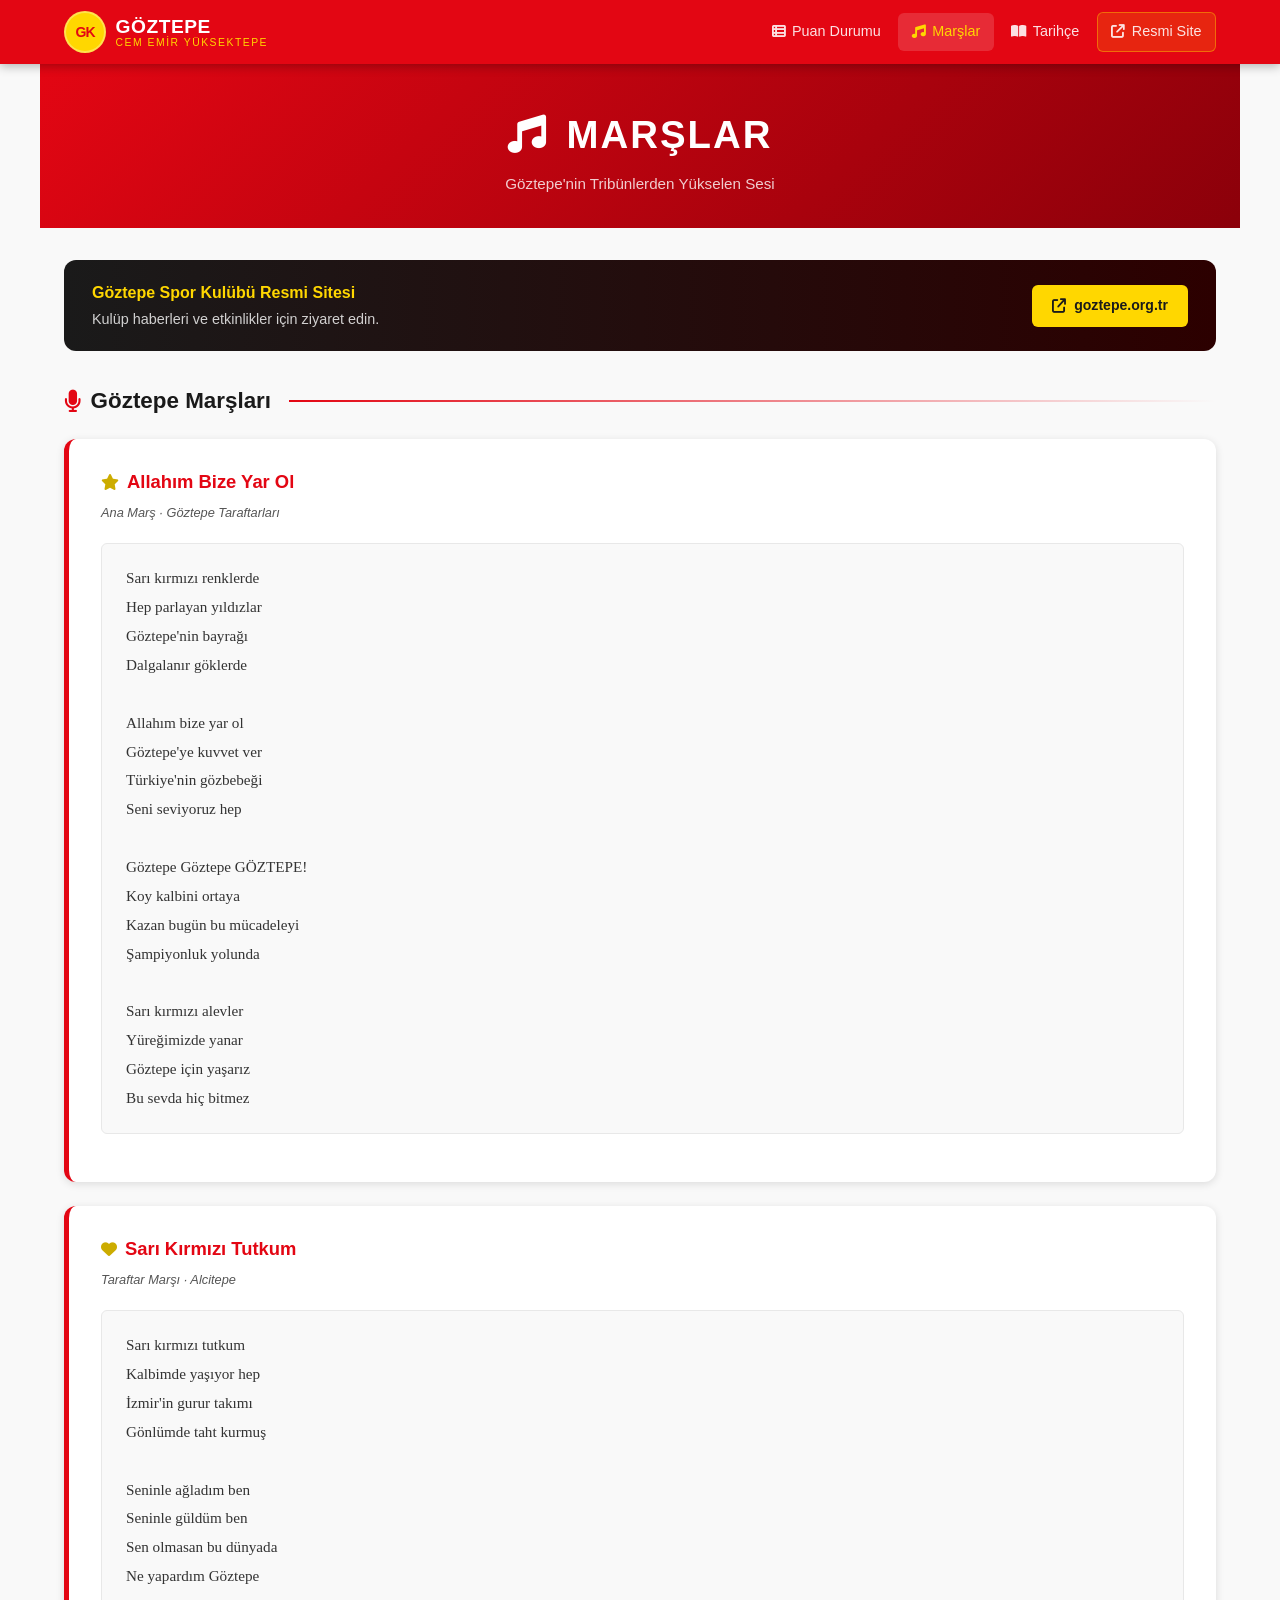
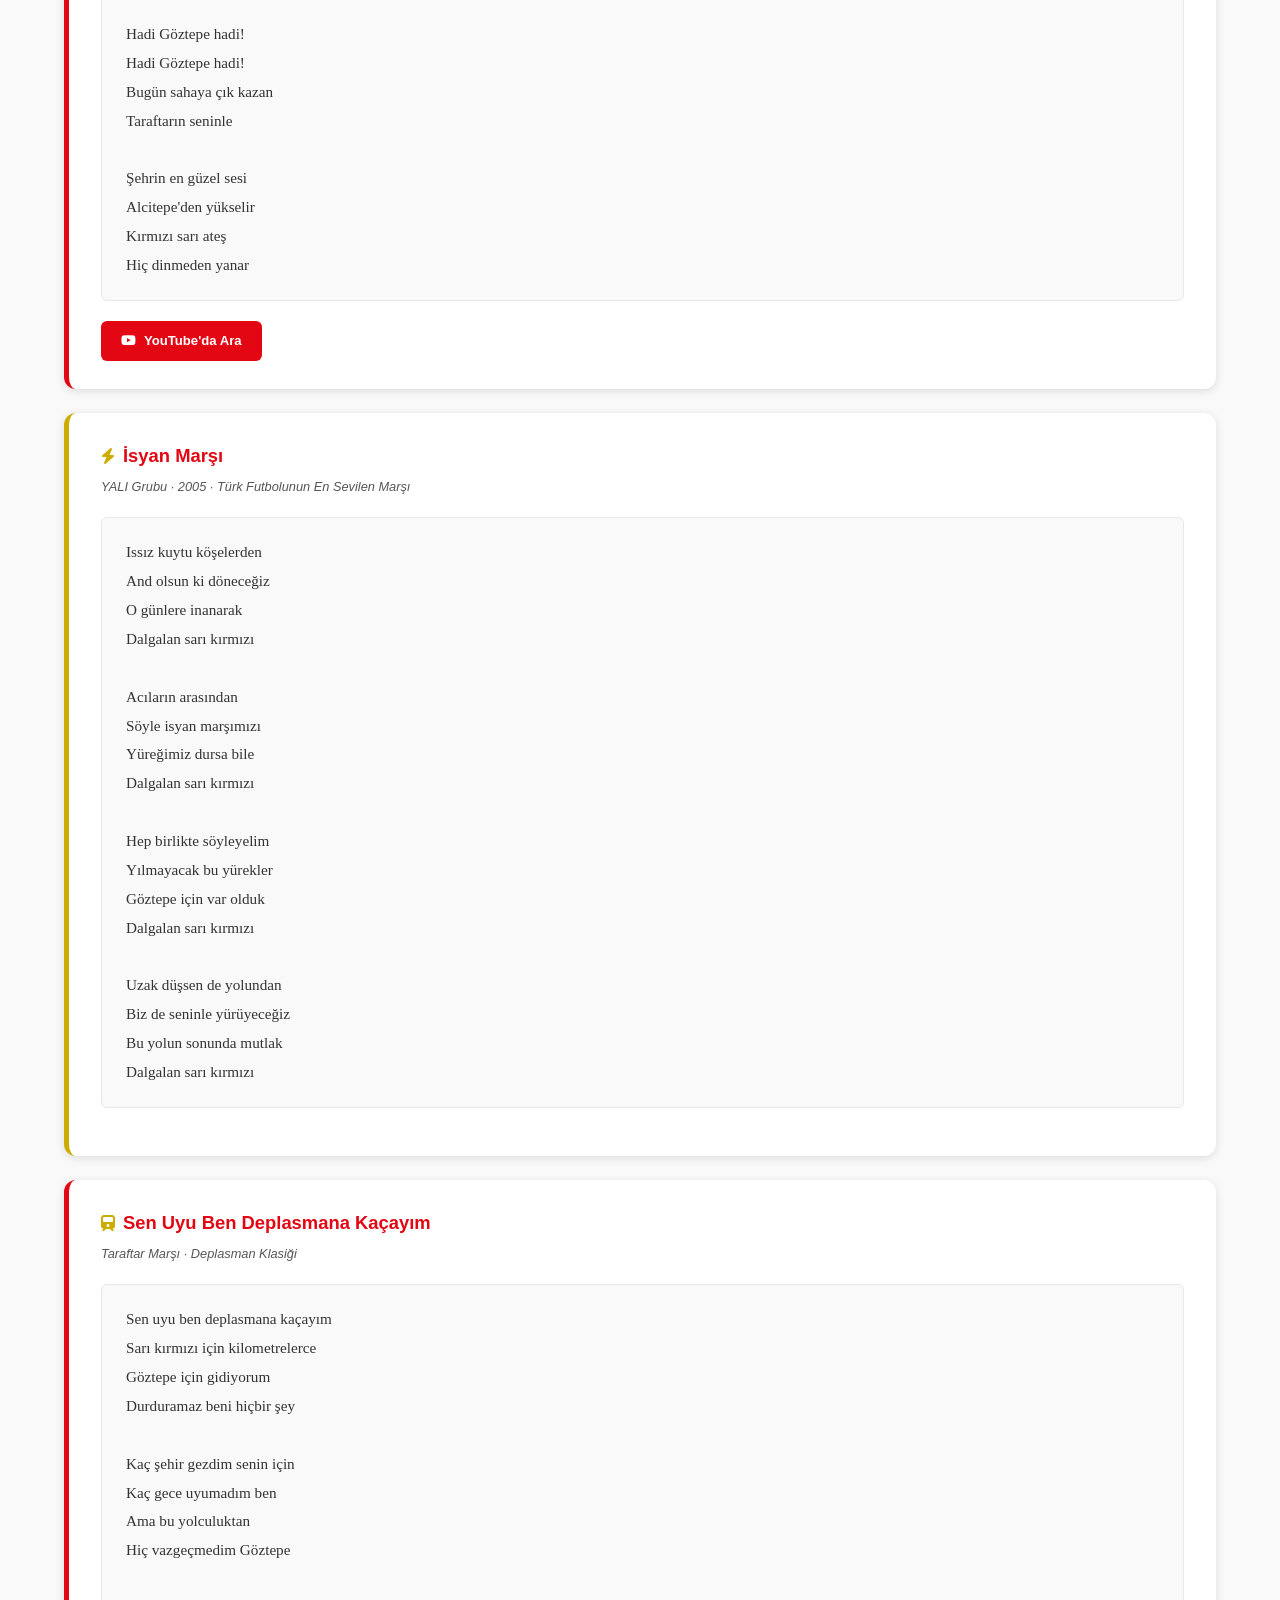
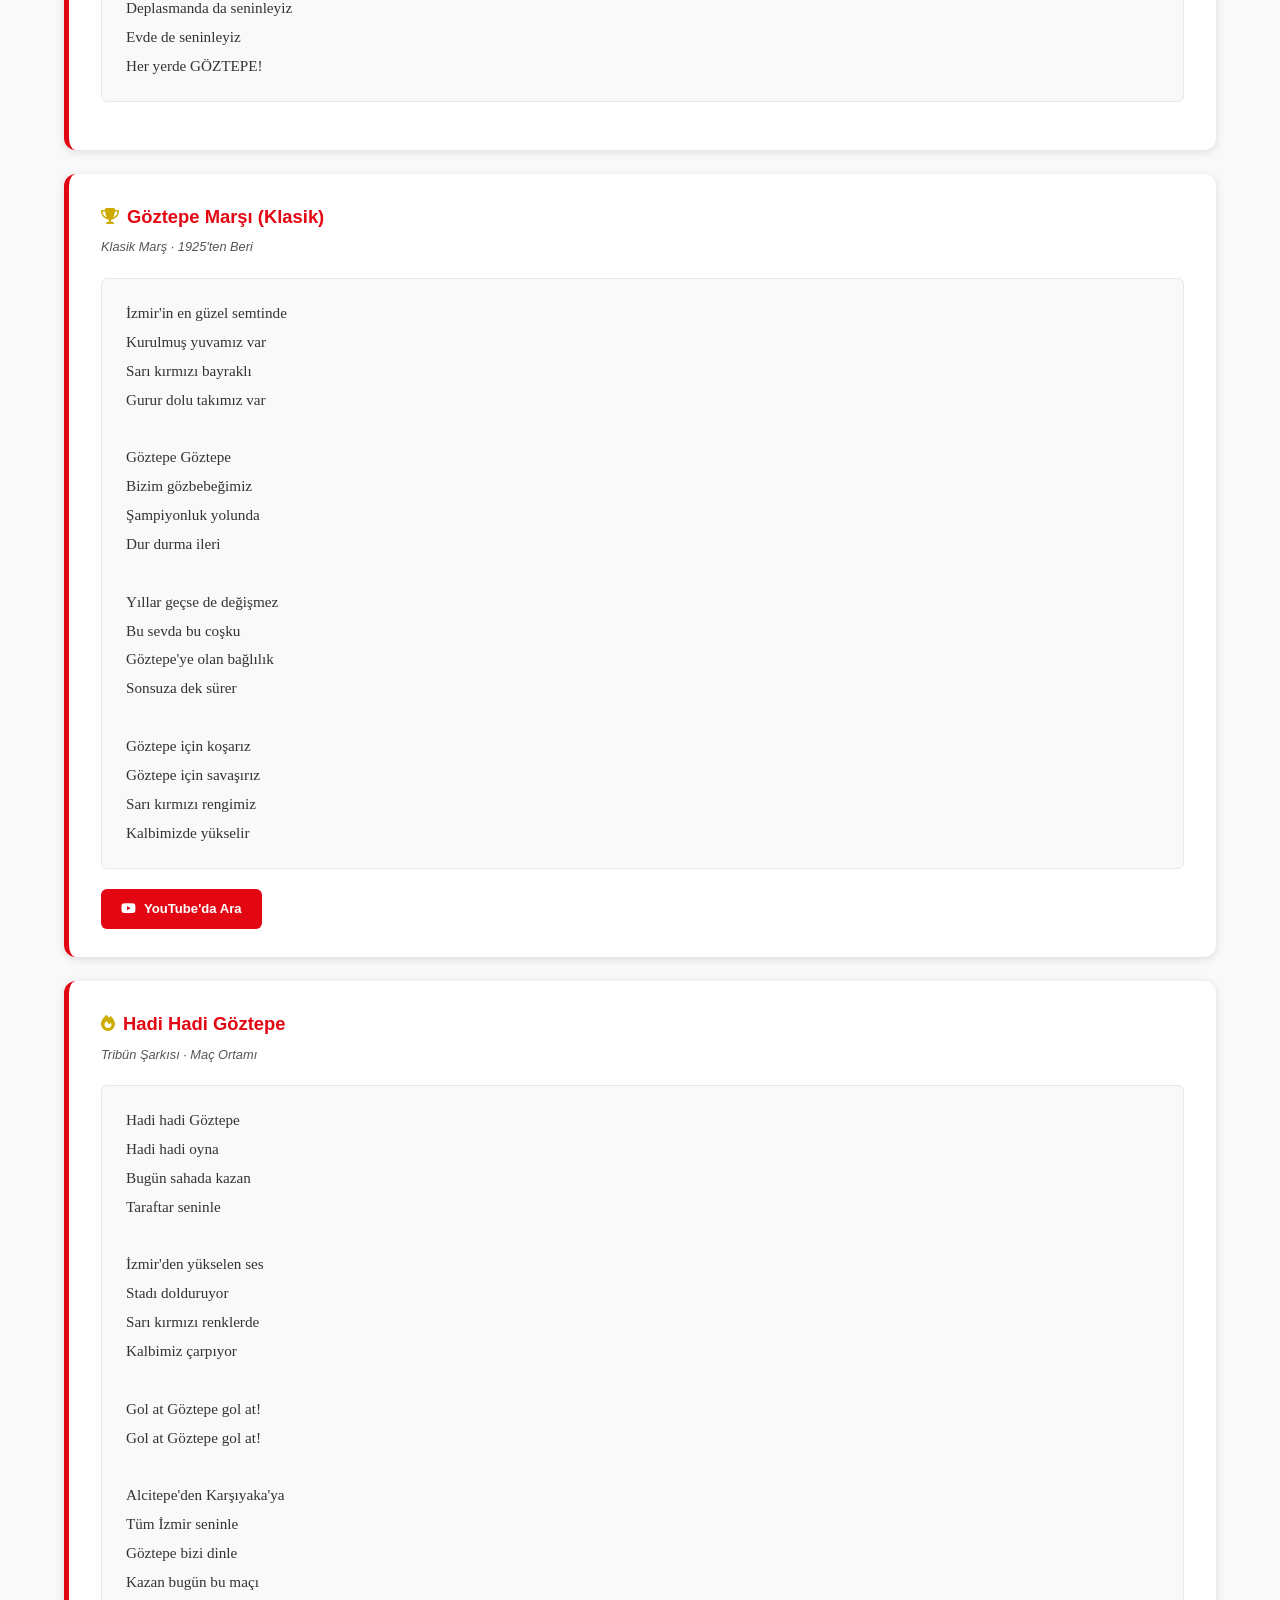
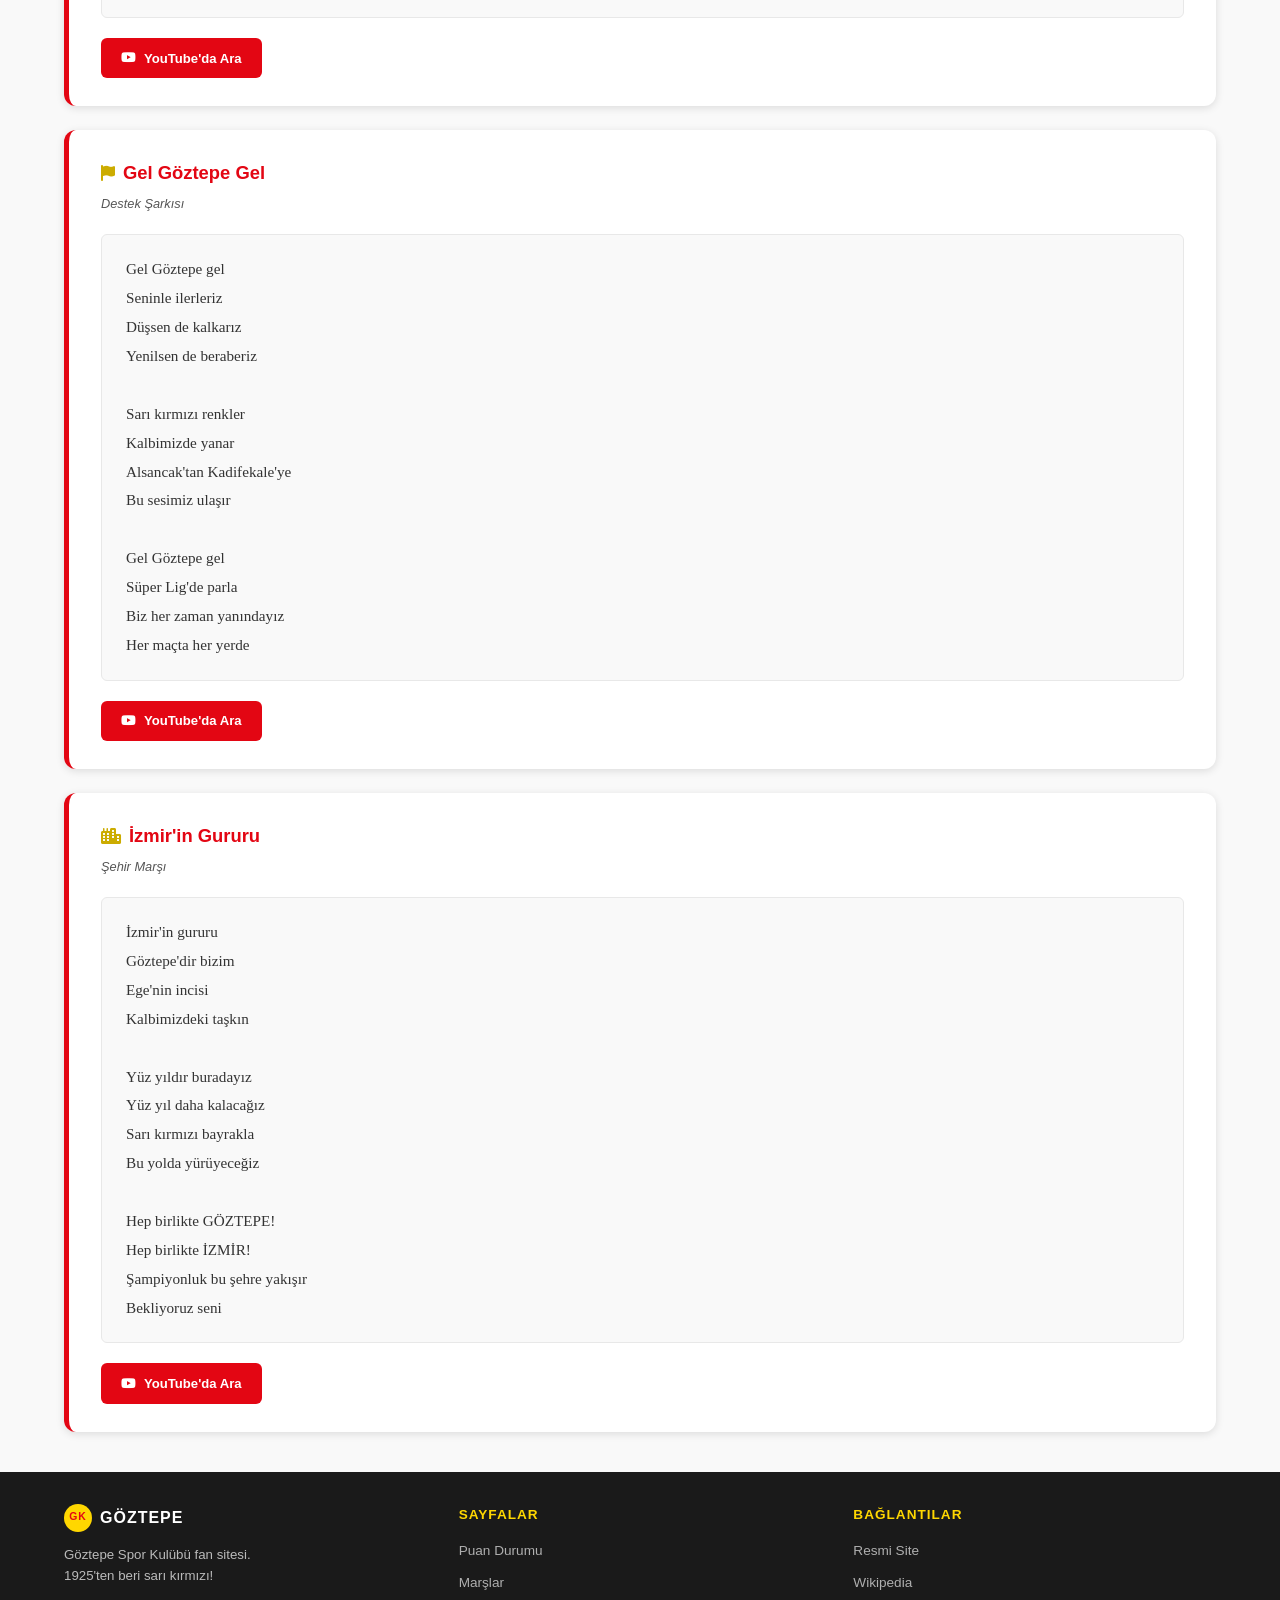
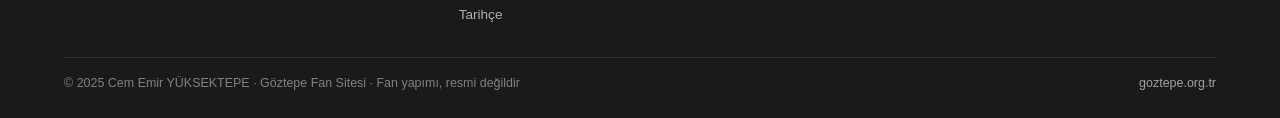
<file: marslar.html>
<!DOCTYPE html>
<html lang="tr">
<head>
  <meta charset="UTF-8" />
  <meta name="viewport" content="width=device-width, initial-scale=1.0" />
  <meta name="description" content="Göztepe Spor Kulübü marşları, sözleri ve tribün şarkıları." />
  <title>Marşlar | Cem Emir YÜKSEKTEPE · Göztepe Fan Sitesi</title>
  <link rel="stylesheet" href="css/style.css" />
  <link rel="stylesheet" href="https://cdnjs.cloudflare.com/ajax/libs/font-awesome/6.5.0/css/all.min.css" crossorigin="anonymous" />
</head>
<body>

  <!-- HEADER -->
  <header>
    <div class="header-inner">
      <a href="index.html" class="logo">
        <div class="logo-emblem">GK</div>
        <div class="logo-text">
          <span class="club-name">Göztepe</span>
          <span class="club-sub">Cem Emir YÜKSEKTEPE</span>
        </div>
      </a>

      <button class="hamburger" aria-label="Menüyü aç/kapat">
        <span></span><span></span><span></span>
      </button>

      <nav aria-label="Ana menü">
        <ul>
          <li><a href="index.html"><i class="fa-solid fa-table-list"></i> Puan Durumu</a></li>
          <li><a href="marslar.html"><i class="fa-solid fa-music"></i> Marşlar</a></li>
          <li><a href="tarihce.html"><i class="fa-solid fa-book-open"></i> Tarihçe</a></li>
          <li>
            <a href="https://www.goztepe.org.tr/" target="_blank" rel="noopener noreferrer"
               style="background:rgba(255,215,0,0.15); border:1px solid rgba(255,215,0,0.4);">
              <i class="fa-solid fa-arrow-up-right-from-square"></i> Resmi Site
            </a>
          </li>
        </ul>
      </nav>
    </div>
  </header>

  <!-- MAIN -->
  <main>

    <div class="page-header">
      <h1><i class="fa-solid fa-music"></i> Marşlar</h1>
      <p>Göztepe'nin Tribünlerden Yükselen Sesi</p>
    </div>

    <div class="official-banner">
      <div>
        <p><strong>Göztepe Spor Kulübü Resmi Sitesi</strong>
        Kulüp haberleri ve etkinlikler için ziyaret edin.</p>
      </div>
      <a href="https://www.goztepe.org.tr/" target="_blank" rel="noopener noreferrer" class="btn btn-yellow">
        <i class="fa-solid fa-arrow-up-right-from-square"></i>
        goztepe.org.tr
      </a>
    </div>

    <h2 class="section-title"><i class="fa-solid fa-microphone"></i> Göztepe Marşları</h2>

    <div class="march-grid">

      <!-- Marş 1 -->
      <div class="march-card">
        <h2><i class="fa-solid fa-star"></i> Allahım Bize Yar Ol</h2>
        <p class="march-sub">Ana Marş · Göztepe Taraftarları</p>
        <div class="lyrics">Sarı kırmızı renklerde
Hep parlayan yıldızlar
Göztepe'nin bayrağı
Dalgalanır göklerde

Allahım bize yar ol
Göztepe'ye kuvvet ver
Türkiye'nin gözbebeği
Seni seviyoruz hep

Göztepe Göztepe GÖZTEPE!
Koy kalbini ortaya
Kazan bugün bu mücadeleyi
Şampiyonluk yolunda

Sarı kırmızı alevler
Yüreğimizde yanar
Göztepe için yaşarız
Bu sevda hiç bitmez</div>
      </div>

      <!-- Marş 2 -->
      <div class="march-card">
        <h2><i class="fa-solid fa-heart"></i> Sarı Kırmızı Tutkum</h2>
        <p class="march-sub">Taraftar Marşı · Alcitepe</p>
        <div class="lyrics">Sarı kırmızı tutkum
Kalbimde yaşıyor hep
İzmir'in gurur takımı
Gönlümde taht kurmuş

Seninle ağladım ben
Seninle güldüm ben
Sen olmasan bu dünyada
Ne yapardım Göztepe

Hadi Göztepe hadi!
Hadi Göztepe hadi!
Bugün sahaya çık kazan
Taraftarın seninle

Şehrin en güzel sesi
Alcitepe'den yükselir
Kırmızı sarı ateş
Hiç dinmeden yanar</div>

        <div style="margin-top: 0.75rem;">
          <a href="https://www.youtube.com/results?search_query=göztepe+sarı+kırmızı+marş"
             target="_blank" rel="noopener noreferrer" class="btn btn-red" style="font-size:0.82rem;">
            <i class="fa-brands fa-youtube"></i> YouTube'da Ara
          </a>
        </div>
      </div>

      <!-- Marş 3 — İsyan Marşı (Gerçek YouTube embed) -->
      <div class="march-card" style="border-left-color: var(--goztep-yellow-dark);">
        <h2><i class="fa-solid fa-bolt"></i> İsyan Marşı</h2>
        <p class="march-sub">YALI Grubu · 2005 · Türk Futbolunun En Sevilen Marşı</p>
        <div class="lyrics">Issız kuytu köşelerden
And olsun ki döneceğiz
O günlere inanarak
Dalgalan sarı kırmızı

Acıların arasından
Söyle isyan marşımızı
Yüreğimiz dursa bile
Dalgalan sarı kırmızı

Hep birlikte söyleyelim
Yılmayacak bu yürekler
Göztepe için var olduk
Dalgalan sarı kırmızı

Uzak düşsen de yolundan
Biz de seninle yürüyeceğiz
Bu yolun sonunda mutlak
Dalgalan sarı kırmızı</div></div>

      <!-- Marş 4 — Sen Uyu Ben Deplasmana Kaçayım (Gerçek YouTube embed) -->
      <div class="march-card">
        <h2><i class="fa-solid fa-train"></i> Sen Uyu Ben Deplasmana Kaçayım</h2>
        <p class="march-sub">Taraftar Marşı · Deplasman Klasiği</p>
        <div class="lyrics">Sen uyu ben deplasmana kaçayım
Sarı kırmızı için kilometrelerce
Göztepe için gidiyorum
Durduramaz beni hiçbir şey

Kaç şehir gezdim senin için
Kaç gece uyumadım ben
Ama bu yolculuktan
Hiç vazgeçmedim Göztepe

Deplasmanda da seninleyiz
Evde de seninleyiz
Her yerde GÖZTEPE!</div></div>

      <!-- Marş 5 -->
      <div class="march-card">
        <h2><i class="fa-solid fa-trophy"></i> Göztepe Marşı (Klasik)</h2>
        <p class="march-sub">Klasik Marş · 1925'ten Beri</p>
        <div class="lyrics">İzmir'in en güzel semtinde
Kurulmuş yuvamız var
Sarı kırmızı bayraklı
Gurur dolu takımız var

Göztepe Göztepe
Bizim gözbebeğimiz
Şampiyonluk yolunda
Dur durma ileri

Yıllar geçse de değişmez
Bu sevda bu coşku
Göztepe'ye olan bağlılık
Sonsuza dek sürer

Göztepe için koşarız
Göztepe için savaşırız
Sarı kırmızı rengimiz
Kalbimizde yükselir</div>

        <div style="margin-top: 0.75rem;">
          <a href="https://www.youtube.com/results?search_query=göztepe+klasik+marş"
             target="_blank" rel="noopener noreferrer" class="btn btn-red" style="font-size:0.82rem;">
            <i class="fa-brands fa-youtube"></i> YouTube'da Ara
          </a>
        </div>
      </div>

      <!-- Marş 4 -->
      <div class="march-card">
        <h2><i class="fa-solid fa-fire"></i> Hadi Hadi Göztepe</h2>
        <p class="march-sub">Tribün Şarkısı · Maç Ortamı</p>
        <div class="lyrics">Hadi hadi Göztepe
Hadi hadi oyna
Bugün sahada kazan
Taraftar seninle

İzmir'den yükselen ses
Stadı dolduruyor
Sarı kırmızı renklerde
Kalbimiz çarpıyor

Gol at Göztepe gol at!
Gol at Göztepe gol at!

Alcitepe'den Karşıyaka'ya
Tüm İzmir seninle
Göztepe bizi dinle
Kazan bugün bu maçı</div>

        <div style="margin-top: 0.75rem;">
          <a href="https://www.youtube.com/results?search_query=göztepe+hadi+hadi+tribün"
             target="_blank" rel="noopener noreferrer" class="btn btn-red" style="font-size:0.82rem;">
            <i class="fa-brands fa-youtube"></i> YouTube'da Ara
          </a>
        </div>
      </div>

      <!-- Marş 5 -->
      <div class="march-card">
        <h2><i class="fa-solid fa-flag"></i> Gel Göztepe Gel</h2>
        <p class="march-sub">Destek Şarkısı</p>
        <div class="lyrics">Gel Göztepe gel
Seninle ilerleriz
Düşsen de kalkarız
Yenilsen de beraberiz

Sarı kırmızı renkler
Kalbimizde yanar
Alsancak'tan Kadifekale'ye
Bu sesimiz ulaşır

Gel Göztepe gel
Süper Lig'de parla
Biz her zaman yanındayız
Her maçta her yerde</div>

        <div style="margin-top: 0.75rem;">
          <a href="https://www.youtube.com/results?search_query=göztepe+tribün+marş+2024"
             target="_blank" rel="noopener noreferrer" class="btn btn-red" style="font-size:0.82rem;">
            <i class="fa-brands fa-youtube"></i> YouTube'da Ara
          </a>
        </div>
      </div>

      <!-- Marş 6 -->
      <div class="march-card">
        <h2><i class="fa-solid fa-city"></i> İzmir'in Gururu</h2>
        <p class="march-sub">Şehir Marşı</p>
        <div class="lyrics">İzmir'in gururu
Göztepe'dir bizim
Ege'nin incisi
Kalbimizdeki taşkın

Yüz yıldır buradayız
Yüz yıl daha kalacağız
Sarı kırmızı bayrakla
Bu yolda yürüyeceğiz

Hep birlikte GÖZTEPE!
Hep birlikte İZMİR!
Şampiyonluk bu şehre yakışır
Bekliyoruz seni</div>

        <div style="margin-top: 0.75rem;">
          <a href="https://www.youtube.com/results?search_query=göztepe+izmir+tribün+şarkısı"
             target="_blank" rel="noopener noreferrer" class="btn btn-red" style="font-size:0.82rem;">
            <i class="fa-brands fa-youtube"></i> YouTube'da Ara
          </a>
        </div>
      </div>

    </div><!-- /march-grid -->
  </main>

  <!-- FOOTER -->
  <footer>
    <div class="footer-inner">
      <div class="footer-top">
        <div class="footer-col">
          <div class="footer-logo">
            <div class="logo-dot">GK</div>
            Göztepe
          </div>
          <p style="margin-top:0.75rem; font-size:0.83rem;">
            Göztepe Spor Kulübü fan sitesi.<br />
            1925'ten beri sarı kırmızı!
          </p>
        </div>
        <div class="footer-col">
          <h4>Sayfalar</h4>
          <ul>
            <li><a href="index.html">Puan Durumu</a></li>
            <li><a href="marslar.html">Marşlar</a></li>
            <li><a href="tarihce.html">Tarihçe</a></li>
          </ul>
        </div>
        <div class="footer-col">
          <h4>Bağlantılar</h4>
          <ul>
            <li><a href="https://www.goztepe.org.tr/" target="_blank" rel="noopener noreferrer">Resmi Site</a></li>
            <li><a href="https://tr.wikipedia.org/wiki/G%C3%B6ztepe_(futbol_tak%C4%B1m%C4%B1)" target="_blank" rel="noopener noreferrer">Wikipedia</a></li>
          </ul>
        </div>
      </div>
      <div class="footer-bottom">
        <span>© 2025 Cem Emir YÜKSEKTEPE · Göztepe Fan Sitesi · Fan yapımı, resmi değildir</span>
        <span><a href="https://www.goztepe.org.tr/" target="_blank" rel="noopener noreferrer">goztepe.org.tr</a></span>
      </div>
    </div>
  </footer>

  <script src="js/main.js"></script>
</body>
</html>
</file>
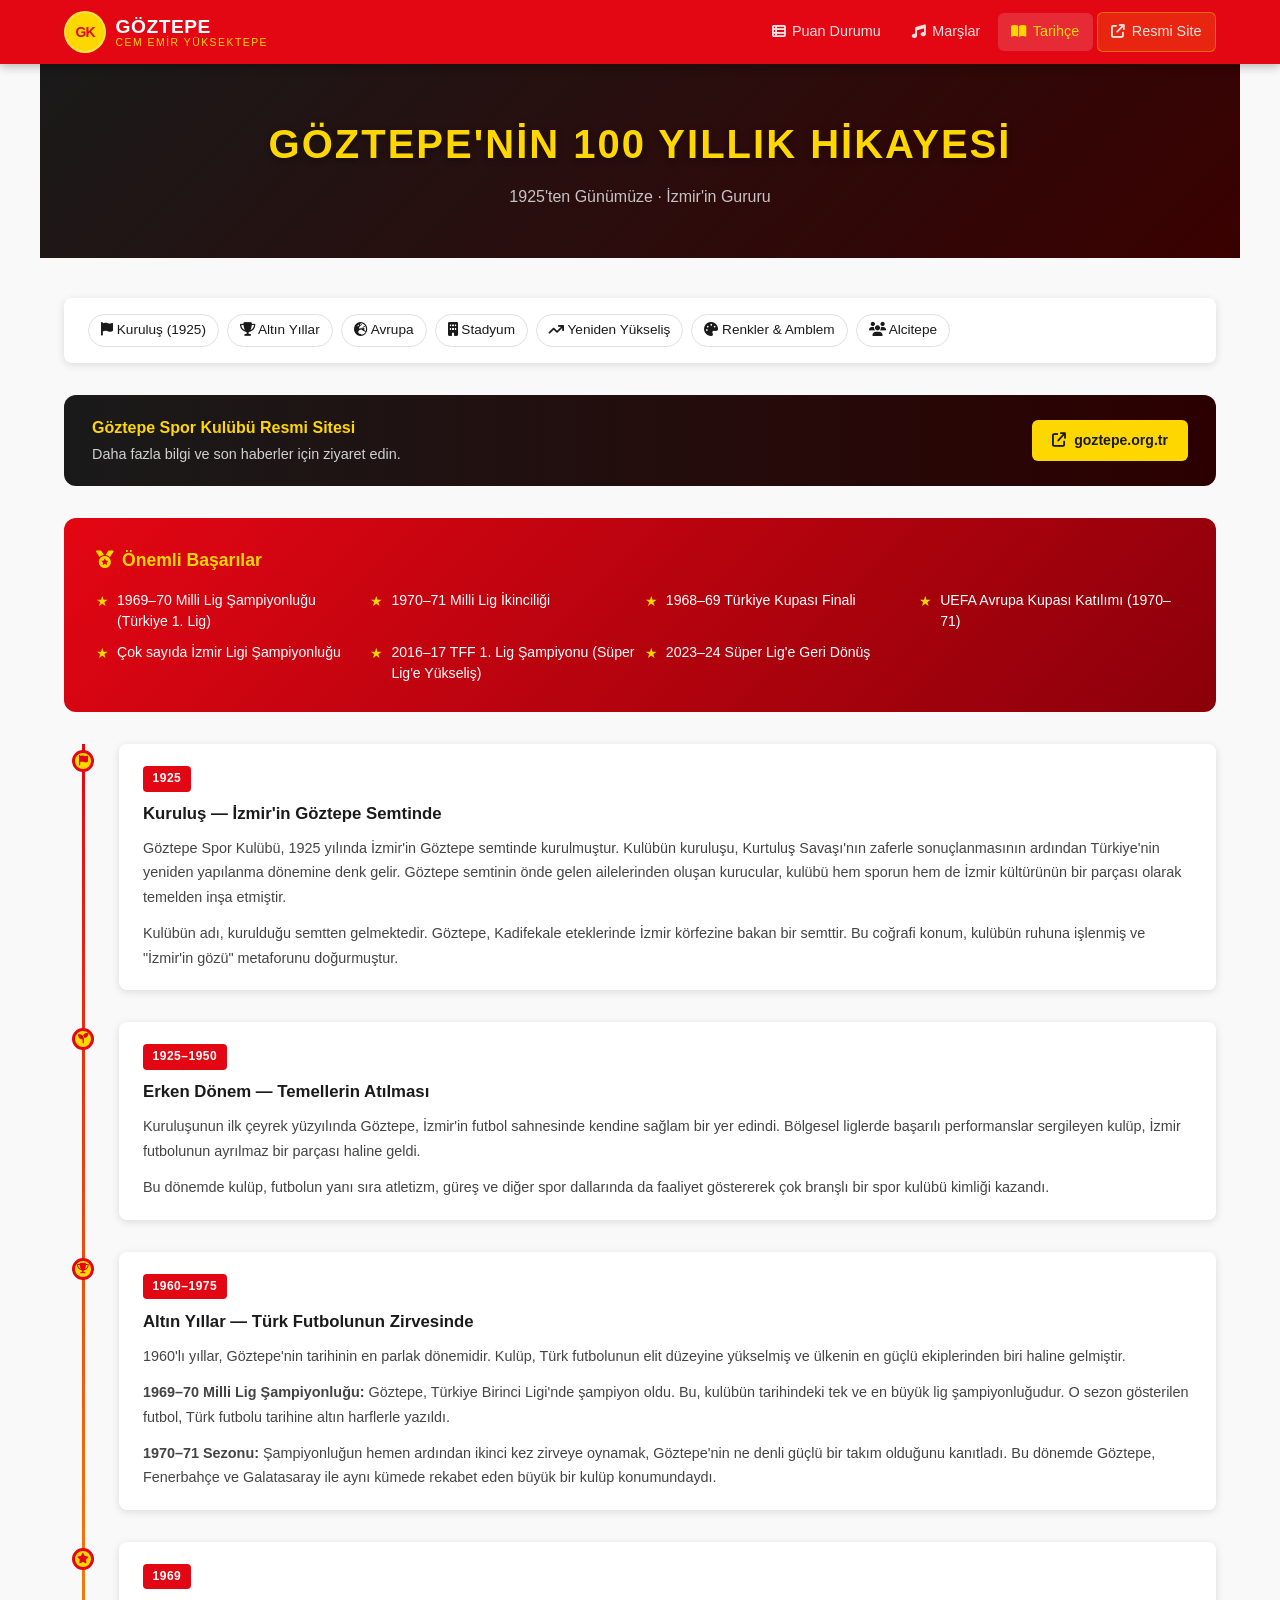
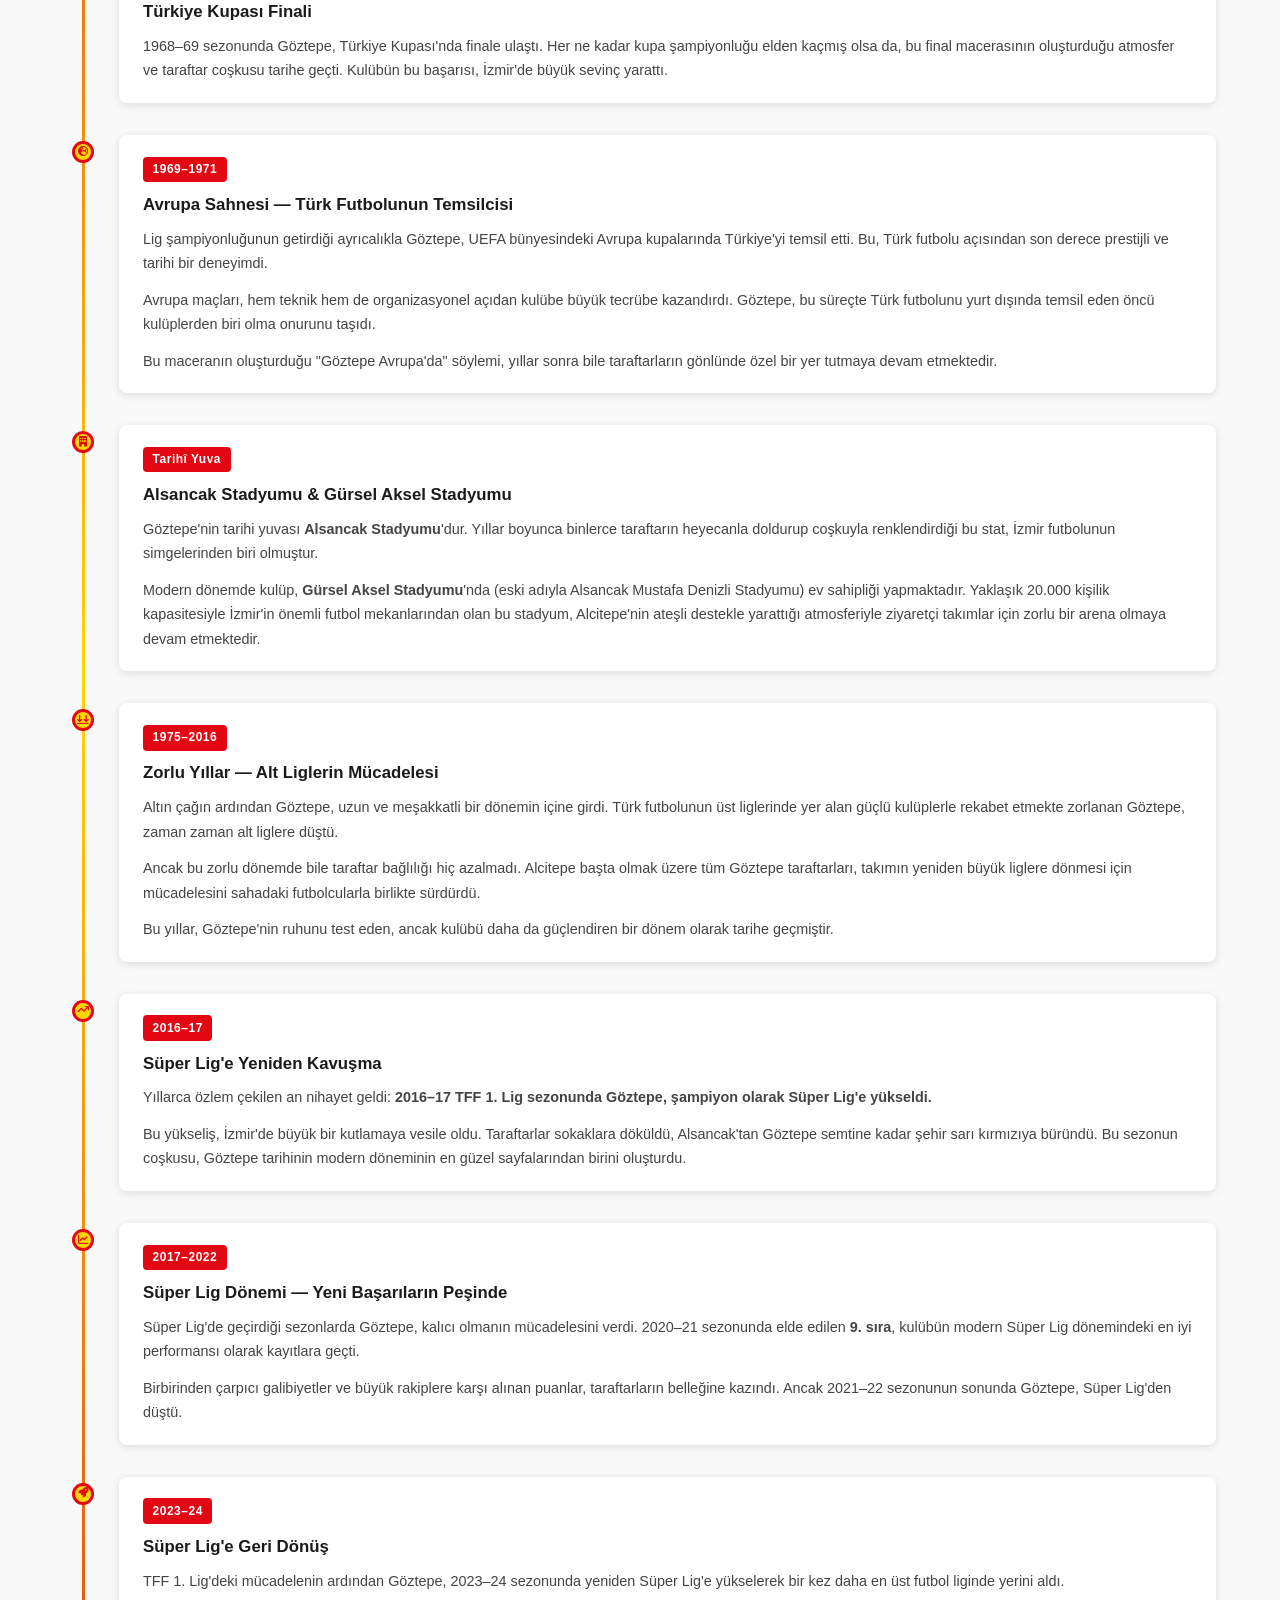
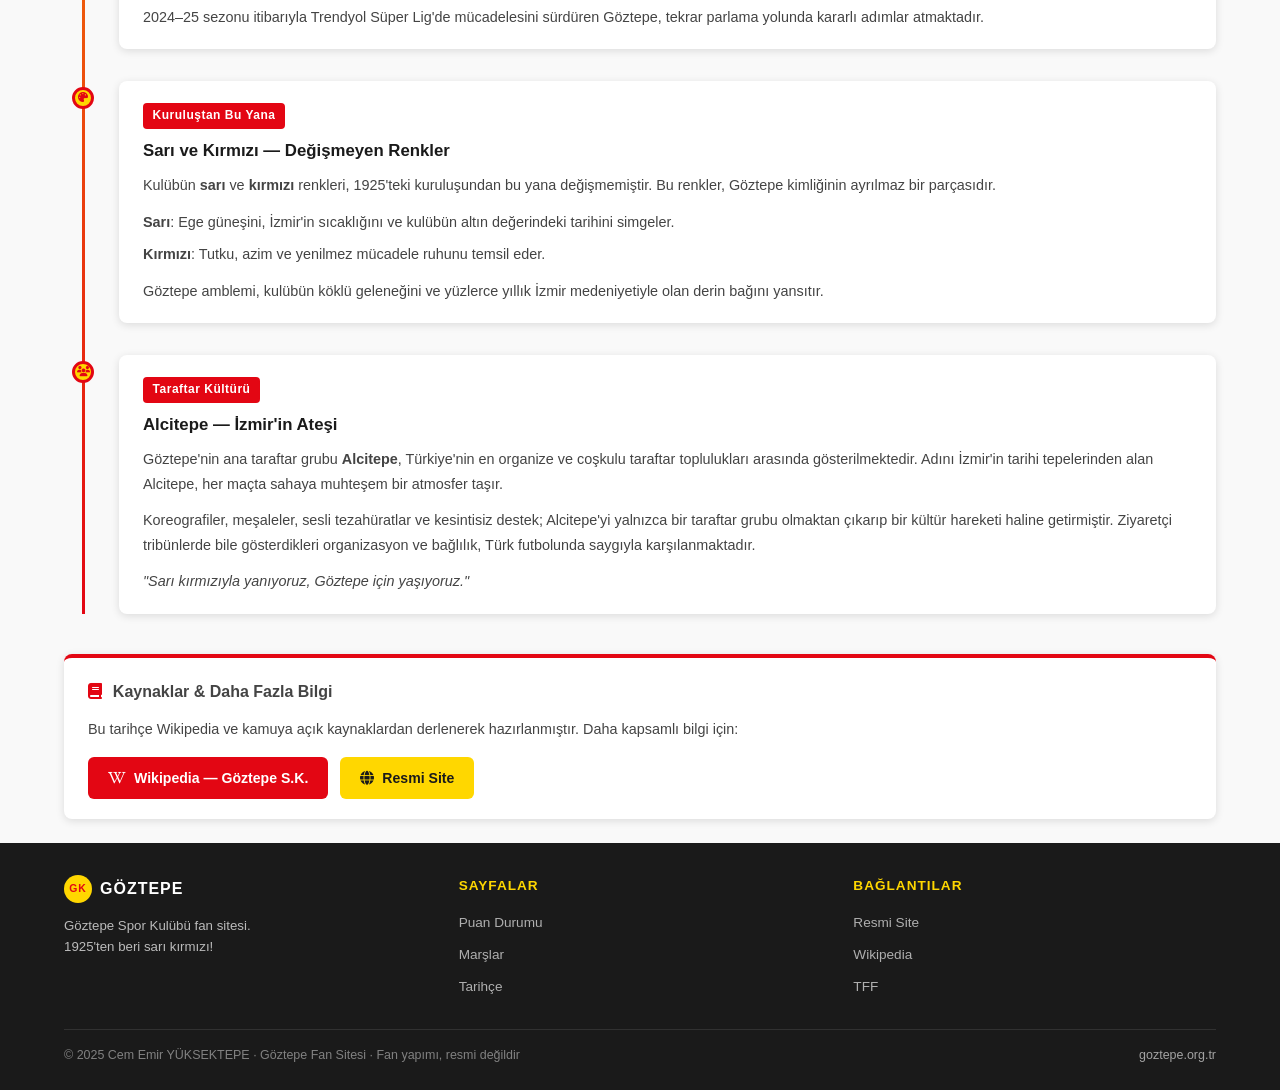
<file: tarihce.html>
<!DOCTYPE html>
<html lang="tr">
<head>
  <meta charset="UTF-8" />
  <meta name="viewport" content="width=device-width, initial-scale=1.0" />
  <meta name="description" content="Göztepe Spor Kulübü tarihçesi. 1925'ten günümüze Göztepe'nin yolculuğu." />
  <title>Tarihçe | Cem Emir YÜKSEKTEPE · Göztepe Fan Sitesi</title>
  <link rel="stylesheet" href="css/style.css" />
  <link rel="stylesheet" href="https://cdnjs.cloudflare.com/ajax/libs/font-awesome/6.5.0/css/all.min.css" crossorigin="anonymous" />
</head>
<body>

  <!-- HEADER -->
  <header>
    <div class="header-inner">
      <a href="index.html" class="logo">
        <div class="logo-emblem">GK</div>
        <div class="logo-text">
          <span class="club-name">Göztepe</span>
          <span class="club-sub">Cem Emir YÜKSEKTEPE</span>
        </div>
      </a>

      <button class="hamburger" aria-label="Menüyü aç/kapat">
        <span></span><span></span><span></span>
      </button>

      <nav aria-label="Ana menü">
        <ul>
          <li><a href="index.html"><i class="fa-solid fa-table-list"></i> Puan Durumu</a></li>
          <li><a href="marslar.html"><i class="fa-solid fa-music"></i> Marşlar</a></li>
          <li><a href="tarihce.html"><i class="fa-solid fa-book-open"></i> Tarihçe</a></li>
          <li>
            <a href="https://www.goztepe.org.tr/" target="_blank" rel="noopener noreferrer"
               style="background:rgba(255,215,0,0.15); border:1px solid rgba(255,215,0,0.4);">
              <i class="fa-solid fa-arrow-up-right-from-square"></i> Resmi Site
            </a>
          </li>
        </ul>
      </nav>
    </div>
  </header>

  <!-- MAIN -->
  <main>

    <!-- Tarihçe Hero -->
    <div class="history-hero">
      <h1>Göztepe'nin 100 Yıllık Hikayesi</h1>
      <p class="subtitle">1925'ten Günümüze · İzmir'in Gururu</p>
    </div>

    <!-- Hızlı Navigasyon -->
    <nav class="history-nav" aria-label="Bölümler">
      <a href="#kurulus"><i class="fa-solid fa-flag"></i> Kuruluş (1925)</a>
      <a href="#altin-yillar"><i class="fa-solid fa-trophy"></i> Altın Yıllar</a>
      <a href="#avrupa"><i class="fa-solid fa-earth-europe"></i> Avrupa</a>
      <a href="#stadyum"><i class="fa-solid fa-building"></i> Stadyum</a>
      <a href="#yukselis"><i class="fa-solid fa-arrow-trend-up"></i> Yeniden Yükseliş</a>
      <a href="#renkler"><i class="fa-solid fa-palette"></i> Renkler &amp; Amblem</a>
      <a href="#taraftar"><i class="fa-solid fa-users"></i> Alcitepe</a>
    </nav>

    <!-- Resmi Site Linki -->
    <div class="official-banner">
      <div>
        <p><strong>Göztepe Spor Kulübü Resmi Sitesi</strong>
        Daha fazla bilgi ve son haberler için ziyaret edin.</p>
      </div>
      <a href="https://www.goztepe.org.tr/" target="_blank" rel="noopener noreferrer" class="btn btn-yellow">
        <i class="fa-solid fa-arrow-up-right-from-square"></i>
        goztepe.org.tr
      </a>
    </div>

    <!-- Başarılar Kutusu -->
    <div class="achievements-box">
      <h3><i class="fa-solid fa-medal"></i> Önemli Başarılar</h3>
      <ul>
        <li>1969–70 Milli Lig Şampiyonluğu (Türkiye 1. Lig)</li>
        <li>1970–71 Milli Lig İkinciliği</li>
        <li>1968–69 Türkiye Kupası Finali</li>
        <li>UEFA Avrupa Kupası Katılımı (1970–71)</li>
        <li>Çok sayıda İzmir Ligi Şampiyonluğu</li>
        <li>2016–17 TFF 1. Lig Şampiyonu (Süper Lig'e Yükseliş)</li>
        <li>2023–24 Süper Lig'e Geri Dönüş</li>
      </ul>
    </div>

    <!-- Timeline -->
    <div class="timeline">

      <!-- Kuruluş -->
      <div class="timeline-item" id="kurulus">
        <div class="timeline-dot"><i class="fa-solid fa-flag"></i></div>
        <div class="timeline-card">
          <span class="year-badge">1925</span>
          <h3>Kuruluş — İzmir'in Göztepe Semtinde</h3>
          <p>
            Göztepe Spor Kulübü, 1925 yılında İzmir'in Göztepe semtinde kurulmuştur.
            Kulübün kuruluşu, Kurtuluş Savaşı'nın zaferle sonuçlanmasının ardından
            Türkiye'nin yeniden yapılanma dönemine denk gelir. Göztepe semtinin önde
            gelen ailelerinden oluşan kurucular, kulübü hem sporun hem de İzmir kültürünün
            bir parçası olarak temelden inşa etmiştir.
          </p>
          <p style="margin-top:0.75rem;">
            Kulübün adı, kurulduğu semtten gelmektedir. Göztepe, Kadifekale eteklerinde
            İzmir körfezine bakan bir semttir. Bu coğrafi konum, kulübün ruhuna işlenmiş
            ve "İzmir'in gözü" metaforunu doğurmuştur.
          </p>
        </div>
      </div>

      <!-- Erken Dönem -->
      <div class="timeline-item">
        <div class="timeline-dot"><i class="fa-solid fa-seedling"></i></div>
        <div class="timeline-card">
          <span class="year-badge">1925–1950</span>
          <h3>Erken Dönem — Temellerin Atılması</h3>
          <p>
            Kuruluşunun ilk çeyrek yüzyılında Göztepe, İzmir'in futbol sahnesinde
            kendine sağlam bir yer edindi. Bölgesel liglerde başarılı performanslar
            sergileyen kulüp, İzmir futbolunun ayrılmaz bir parçası haline geldi.
          </p>
          <p style="margin-top:0.75rem;">
            Bu dönemde kulüp, futbolun yanı sıra atletizm, güreş ve diğer spor dallarında
            da faaliyet göstererek çok branşlı bir spor kulübü kimliği kazandı.
          </p>
        </div>
      </div>

      <!-- Altın Yıllar -->
      <div class="timeline-item" id="altin-yillar">
        <div class="timeline-dot"><i class="fa-solid fa-trophy"></i></div>
        <div class="timeline-card">
          <span class="year-badge">1960–1975</span>
          <h3>Altın Yıllar — Türk Futbolunun Zirvesinde</h3>
          <p>
            1960'lı yıllar, Göztepe'nin tarihinin en parlak dönemidir. Kulüp, Türk
            futbolunun elit düzeyine yükselmiş ve ülkenin en güçlü ekiplerinden biri
            haline gelmiştir.
          </p>
          <p style="margin-top:0.75rem;">
            <strong>1969–70 Milli Lig Şampiyonluğu:</strong> Göztepe, Türkiye Birinci
            Ligi'nde şampiyon oldu. Bu, kulübün tarihindeki tek ve en büyük lig
            şampiyonluğudur. O sezon gösterilen futbol, Türk futbolu tarihine altın
            harflerle yazıldı.
          </p>
          <p style="margin-top:0.75rem;">
            <strong>1970–71 Sezonu:</strong> Şampiyonluğun hemen ardından ikinci kez
            zirveye oynamak, Göztepe'nin ne denli güçlü bir takım olduğunu kanıtladı.
            Bu dönemde Göztepe, Fenerbahçe ve Galatasaray ile aynı kümede rekabet eden
            büyük bir kulüp konumundaydı.
          </p>
        </div>
      </div>

      <!-- Türkiye Kupası -->
      <div class="timeline-item">
        <div class="timeline-dot"><i class="fa-solid fa-star"></i></div>
        <div class="timeline-card">
          <span class="year-badge">1969</span>
          <h3>Türkiye Kupası Finali</h3>
          <p>
            1968–69 sezonunda Göztepe, Türkiye Kupası'nda finale ulaştı. Her ne kadar
            kupa şampiyonluğu elden kaçmış olsa da, bu final macerasının oluşturduğu
            atmosfer ve taraftar coşkusu tarihe geçti. Kulübün bu başarısı, İzmir'de
            büyük sevinç yarattı.
          </p>
        </div>
      </div>

      <!-- Avrupa -->
      <div class="timeline-item" id="avrupa">
        <div class="timeline-dot"><i class="fa-solid fa-earth-europe"></i></div>
        <div class="timeline-card">
          <span class="year-badge">1969–1971</span>
          <h3>Avrupa Sahnesi — Türk Futbolunun Temsilcisi</h3>
          <p>
            Lig şampiyonluğunun getirdiği ayrıcalıkla Göztepe, UEFA bünyesindeki
            Avrupa kupalarında Türkiye'yi temsil etti. Bu, Türk futbolu açısından
            son derece prestijli ve tarihi bir deneyimdi.
          </p>
          <p style="margin-top:0.75rem;">
            Avrupa maçları, hem teknik hem de organizasyonel açıdan kulübe büyük
            tecrübe kazandırdı. Göztepe, bu süreçte Türk futbolunu yurt dışında
            temsil eden öncü kulüplerden biri olma onurunu taşıdı.
          </p>
          <p style="margin-top:0.75rem;">
            Bu maceranın oluşturduğu "Göztepe Avrupa'da" söylemi, yıllar sonra bile
            taraftarların gönlünde özel bir yer tutmaya devam etmektedir.
          </p>
        </div>
      </div>

      <!-- Stadyum -->
      <div class="timeline-item" id="stadyum">
        <div class="timeline-dot"><i class="fa-solid fa-building"></i></div>
        <div class="timeline-card">
          <span class="year-badge">Tarihî Yuva</span>
          <h3>Alsancak Stadyumu &amp; Gürsel Aksel Stadyumu</h3>
          <p>
            Göztepe'nin tarihi yuvası <strong>Alsancak Stadyumu</strong>'dur. Yıllar
            boyunca binlerce taraftarın heyecanla doldurup coşkuyla renklendirdiği bu
            stat, İzmir futbolunun simgelerinden biri olmuştur.
          </p>
          <p style="margin-top:0.75rem;">
            Modern dönemde kulüp, <strong>Gürsel Aksel Stadyumu</strong>'nda (eski adıyla
            Alsancak Mustafa Denizli Stadyumu) ev sahipliği yapmaktadır. Yaklaşık
            20.000 kişilik kapasitesiyle İzmir'in önemli futbol mekanlarından olan bu
            stadyum, Alcitepe'nin ateşli destekle yarattığı atmosferiyle ziyaretçi takımlar
            için zorlu bir arena olmaya devam etmektedir.
          </p>
        </div>
      </div>

      <!-- Düşüş Dönemi -->
      <div class="timeline-item">
        <div class="timeline-dot"><i class="fa-solid fa-arrows-down-to-line"></i></div>
        <div class="timeline-card">
          <span class="year-badge">1975–2016</span>
          <h3>Zorlu Yıllar — Alt Liglerin Mücadelesi</h3>
          <p>
            Altın çağın ardından Göztepe, uzun ve meşakkatli bir dönemin içine girdi.
            Türk futbolunun üst liglerinde yer alan güçlü kulüplerle rekabet etmekte
            zorlanan Göztepe, zaman zaman alt liglere düştü.
          </p>
          <p style="margin-top:0.75rem;">
            Ancak bu zorlu dönemde bile taraftar bağlılığı hiç azalmadı. Alcitepe
            başta olmak üzere tüm Göztepe taraftarları, takımın yeniden büyük liglere
            dönmesi için mücadelesini sahadaki futbolcularla birlikte sürdürdü.
          </p>
          <p style="margin-top:0.75rem;">
            Bu yıllar, Göztepe'nin ruhunu test eden, ancak kulübü daha da güçlendiren
            bir dönem olarak tarihe geçmiştir.
          </p>
        </div>
      </div>

      <!-- 2016-17 Yükseliş -->
      <div class="timeline-item" id="yukselis">
        <div class="timeline-dot"><i class="fa-solid fa-arrow-trend-up"></i></div>
        <div class="timeline-card">
          <span class="year-badge">2016–17</span>
          <h3>Süper Lig'e Yeniden Kavuşma</h3>
          <p>
            Yıllarca özlem çekilen an nihayet geldi: <strong>2016–17 TFF 1. Lig
            sezonunda Göztepe, şampiyon olarak Süper Lig'e yükseldi.</strong>
          </p>
          <p style="margin-top:0.75rem;">
            Bu yükseliş, İzmir'de büyük bir kutlamaya vesile oldu. Taraftarlar
            sokaklara döküldü, Alsancak'tan Göztepe semtine kadar şehir sarı kırmızıya
            büründü. Bu sezonun coşkusu, Göztepe tarihinin modern döneminin en güzel
            sayfalarından birini oluşturdu.
          </p>
        </div>
      </div>

      <!-- Süper Lig Dönemi -->
      <div class="timeline-item">
        <div class="timeline-dot"><i class="fa-solid fa-chart-line"></i></div>
        <div class="timeline-card">
          <span class="year-badge">2017–2022</span>
          <h3>Süper Lig Dönemi — Yeni Başarıların Peşinde</h3>
          <p>
            Süper Lig'de geçirdiği sezonlarda Göztepe, kalıcı olmanın mücadelesini
            verdi. 2020–21 sezonunda elde edilen <strong>9. sıra</strong>, kulübün
            modern Süper Lig dönemindeki en iyi performansı olarak kayıtlara geçti.
          </p>
          <p style="margin-top:0.75rem;">
            Birbirinden çarpıcı galibiyetler ve büyük rakiplere karşı alınan puanlar,
            taraftarların belleğine kazındı. Ancak 2021–22 sezonunun sonunda Göztepe,
            Süper Lig'den düştü.
          </p>
        </div>
      </div>

      <!-- 2023-24 Geri Dönüş -->
      <div class="timeline-item">
        <div class="timeline-dot"><i class="fa-solid fa-rocket"></i></div>
        <div class="timeline-card">
          <span class="year-badge">2023–24</span>
          <h3>Süper Lig'e Geri Dönüş</h3>
          <p>
            TFF 1. Lig'deki mücadelenin ardından Göztepe, 2023–24 sezonunda yeniden
            Süper Lig'e yükselerek bir kez daha en üst futbol liginde yerini aldı.
          </p>
          <p style="margin-top:0.75rem;">
            2024–25 sezonu itibarıyla Trendyol Süper Lig'de mücadelesini sürdüren
            Göztepe, tekrar parlama yolunda kararlı adımlar atmaktadır.
          </p>
        </div>
      </div>

      <!-- Renkler ve Amblem -->
      <div class="timeline-item" id="renkler">
        <div class="timeline-dot"><i class="fa-solid fa-palette"></i></div>
        <div class="timeline-card">
          <span class="year-badge">Kuruluştan Bu Yana</span>
          <h3>Sarı ve Kırmızı — Değişmeyen Renkler</h3>
          <p>
            Kulübün <strong>sarı</strong> ve <strong>kırmızı</strong> renkleri,
            1925'teki kuruluşundan bu yana değişmemiştir. Bu renkler, Göztepe
            kimliğinin ayrılmaz bir parçasıdır.
          </p>
          <p style="margin-top:0.75rem;">
            <strong>Sarı</strong>: Ege güneşini, İzmir'in sıcaklığını ve kulübün
            altın değerindeki tarihini simgeler.
          </p>
          <p style="margin-top:0.5rem;">
            <strong>Kırmızı</strong>: Tutku, azim ve yenilmez mücadele ruhunu temsil eder.
          </p>
          <p style="margin-top:0.75rem;">
            Göztepe amblemi, kulübün köklü geleneğini ve yüzlerce yıllık İzmir
            medeniyetiyle olan derin bağını yansıtır.
          </p>
        </div>
      </div>

      <!-- Alcitepe -->
      <div class="timeline-item" id="taraftar">
        <div class="timeline-dot"><i class="fa-solid fa-users"></i></div>
        <div class="timeline-card">
          <span class="year-badge">Taraftar Kültürü</span>
          <h3>Alcitepe — İzmir'in Ateşi</h3>
          <p>
            Göztepe'nin ana taraftar grubu <strong>Alcitepe</strong>, Türkiye'nin
            en organize ve coşkulu taraftar toplulukları arasında gösterilmektedir.
            Adını İzmir'in tarihi tepelerinden alan Alcitepe, her maçta sahaya
            muhteşem bir atmosfer taşır.
          </p>
          <p style="margin-top:0.75rem;">
            Koreografiler, meşaleler, sesli tezahüratlar ve kesintisiz destek; Alcitepe'yi
            yalnızca bir taraftar grubu olmaktan çıkarıp bir kültür hareketi haline
            getirmiştir. Ziyaretçi tribünlerde bile gösterdikleri organizasyon ve bağlılık,
            Türk futbolunda saygıyla karşılanmaktadır.
          </p>
          <p style="margin-top:0.75rem;">
            <em>"Sarı kırmızıyla yanıyoruz, Göztepe için yaşıyoruz."</em>
          </p>
        </div>
      </div>

    </div><!-- /timeline -->

    <!-- Kaynaklar -->
    <div class="info-card" style="border-top-color: var(--goztep-red);">
      <p style="font-weight:700; font-size:1rem; margin-bottom:0.75rem;">
        <i class="fa-solid fa-book" style="color:var(--goztep-red); margin-right:0.4rem;"></i>
        Kaynaklar &amp; Daha Fazla Bilgi
      </p>
      <p style="margin-bottom:1rem;">Bu tarihçe Wikipedia ve kamuya açık kaynaklardan derlenerek hazırlanmıştır. Daha kapsamlı bilgi için:</p>
      <div style="display:flex; gap:0.75rem; flex-wrap:wrap;">
        <a href="https://tr.wikipedia.org/wiki/G%C3%B6ztepe_(futbol_tak%C4%B1m%C4%B1)"
           target="_blank" rel="noopener noreferrer" class="btn btn-red">
          <i class="fa-brands fa-wikipedia-w"></i> Wikipedia — Göztepe S.K.
        </a>
        <a href="https://www.goztepe.org.tr/" target="_blank" rel="noopener noreferrer" class="btn btn-yellow">
          <i class="fa-solid fa-globe"></i> Resmi Site
        </a>
      </div>
    </div>

  </main>

  <!-- FOOTER -->
  <footer>
    <div class="footer-inner">
      <div class="footer-top">
        <div class="footer-col">
          <div class="footer-logo">
            <div class="logo-dot">GK</div>
            Göztepe
          </div>
          <p style="margin-top:0.75rem; font-size:0.83rem;">
            Göztepe Spor Kulübü fan sitesi.<br />
            1925'ten beri sarı kırmızı!
          </p>
        </div>
        <div class="footer-col">
          <h4>Sayfalar</h4>
          <ul>
            <li><a href="index.html">Puan Durumu</a></li>
            <li><a href="marslar.html">Marşlar</a></li>
            <li><a href="tarihce.html">Tarihçe</a></li>
          </ul>
        </div>
        <div class="footer-col">
          <h4>Bağlantılar</h4>
          <ul>
            <li><a href="https://www.goztepe.org.tr/" target="_blank" rel="noopener noreferrer">Resmi Site</a></li>
            <li><a href="https://tr.wikipedia.org/wiki/G%C3%B6ztepe_(futbol_tak%C4%B1m%C4%B1)" target="_blank" rel="noopener noreferrer">Wikipedia</a></li>
            <li><a href="https://www.tff.org" target="_blank" rel="noopener noreferrer">TFF</a></li>
          </ul>
        </div>
      </div>
      <div class="footer-bottom">
        <span>© 2025 Cem Emir YÜKSEKTEPE · Göztepe Fan Sitesi · Fan yapımı, resmi değildir</span>
        <span><a href="https://www.goztepe.org.tr/" target="_blank" rel="noopener noreferrer">goztepe.org.tr</a></span>
      </div>
    </div>
  </footer>

  <script src="js/main.js"></script>
</body>
</html>
</file>
<file: css/style.css>
/* =============================================
   Göztepe Fan Sitesi - Ana Stylesheet
   Renkler: Kırmızı #E30613 | Sarı #FFD700
   ============================================= */

/* ---- CSS Custom Properties ---- */
:root {
  --goztep-red: #E30613;
  --goztep-red-dark: #b5000f;
  --goztep-yellow: #FFD700;
  --goztep-yellow-dark: #ccac00;
  --goztep-dark: #1a1a1a;
  --goztep-gray: #555;
  --goztep-light-gray: #f0f0f0;
  --goztep-light: #f9f9f9;
  --goztep-white: #ffffff;
  --font-main: 'Segoe UI', Tahoma, Geneva, Verdana, sans-serif;
  --border-radius: 8px;
  --border-radius-lg: 12px;
  --shadow: 0 2px 8px rgba(0, 0, 0, 0.12);
  --shadow-lg: 0 4px 20px rgba(0, 0, 0, 0.18);
  --max-width: 1200px;
  --transition: 0.25s ease;
}

/* ---- Reset & Base ---- */
*, *::before, *::after {
  box-sizing: border-box;
  margin: 0;
  padding: 0;
}

html {
  scroll-behavior: smooth;
}

body {
  font-family: var(--font-main);
  background: var(--goztep-light);
  color: var(--goztep-dark);
  line-height: 1.6;
  min-height: 100vh;
  display: flex;
  flex-direction: column;
}

img {
  max-width: 100%;
  height: auto;
  display: block;
}

a {
  color: var(--goztep-red);
  text-decoration: none;
  transition: color var(--transition);
}

a:hover {
  color: var(--goztep-red-dark);
  text-decoration: underline;
}

ul {
  list-style: none;
}

/* ---- Header & Navigation ---- */
header {
  background: var(--goztep-red);
  position: sticky;
  top: 0;
  z-index: 100;
  box-shadow: 0 2px 10px rgba(0, 0, 0, 0.3);
}

.header-inner {
  max-width: var(--max-width);
  margin: 0 auto;
  padding: 0 1.5rem;
  display: flex;
  align-items: center;
  justify-content: space-between;
  height: 64px;
}

.logo {
  display: flex;
  align-items: center;
  gap: 0.6rem;
  text-decoration: none;
}

.logo-emblem {
  width: 42px;
  height: 42px;
  background: var(--goztep-yellow);
  border-radius: 50%;
  display: flex;
  align-items: center;
  justify-content: center;
  font-weight: 900;
  font-size: 14px;
  color: var(--goztep-red);
  letter-spacing: -1px;
  flex-shrink: 0;
  border: 2px solid rgba(255, 255, 255, 0.3);
}

.logo-text {
  display: flex;
  flex-direction: column;
  line-height: 1.1;
}

.logo-text .club-name {
  font-size: 1.2rem;
  font-weight: 800;
  color: var(--goztep-white);
  letter-spacing: 0.5px;
  text-transform: uppercase;
}

.logo-text .club-sub {
  font-size: 0.65rem;
  color: var(--goztep-yellow);
  letter-spacing: 1.5px;
  text-transform: uppercase;
}

/* Desktop Nav */
nav ul {
  display: flex;
  gap: 0.25rem;
  align-items: center;
}

nav ul li a {
  color: rgba(255, 255, 255, 0.88);
  text-decoration: none;
  padding: 0.45rem 0.85rem;
  border-radius: 6px;
  font-size: 0.9rem;
  font-weight: 500;
  transition: background var(--transition), color var(--transition);
  display: flex;
  align-items: center;
  gap: 0.4rem;
}

nav ul li a:hover,
nav ul li a.active {
  background: rgba(255, 255, 255, 0.15);
  color: var(--goztep-yellow);
  text-decoration: none;
}

nav ul li a i {
  font-size: 0.85rem;
}

/* Hamburger (Mobile) */
.hamburger {
  display: none;
  background: none;
  border: none;
  cursor: pointer;
  padding: 6px;
  flex-direction: column;
  gap: 5px;
}

.hamburger span {
  display: block;
  width: 24px;
  height: 2px;
  background: var(--goztep-white);
  border-radius: 2px;
  transition: transform var(--transition), opacity var(--transition);
}

.hamburger.open span:nth-child(1) {
  transform: translateY(7px) rotate(45deg);
}
.hamburger.open span:nth-child(2) {
  opacity: 0;
}
.hamburger.open span:nth-child(3) {
  transform: translateY(-7px) rotate(-45deg);
}

/* ---- Main Content ---- */
main {
  flex: 1;
  max-width: var(--max-width);
  margin: 0 auto;
  width: 100%;
  padding: 0 1.5rem;
}

/* ---- Hero Section ---- */
.hero {
  background: linear-gradient(135deg, var(--goztep-red) 0%, #8b000a 60%, var(--goztep-dark) 100%);
  color: var(--goztep-white);
  text-align: center;
  padding: 3.5rem 1.5rem 3rem;
  margin: 0 -1.5rem 2.5rem;
  position: relative;
  overflow: hidden;
}

.hero::before {
  content: '';
  position: absolute;
  top: -30%;
  right: -10%;
  width: 400px;
  height: 400px;
  background: radial-gradient(circle, rgba(255, 215, 0, 0.12) 0%, transparent 70%);
  pointer-events: none;
}

.hero-emblem {
  width: 90px;
  height: 90px;
  background: var(--goztep-yellow);
  border-radius: 50%;
  margin: 0 auto 1.25rem;
  display: flex;
  align-items: center;
  justify-content: center;
  font-size: 2rem;
  font-weight: 900;
  color: var(--goztep-red);
  box-shadow: 0 0 30px rgba(255, 215, 0, 0.4);
  border: 3px solid rgba(255, 255, 255, 0.2);
}

.hero h1 {
  font-size: clamp(1.8rem, 4vw, 2.8rem);
  font-weight: 800;
  text-transform: uppercase;
  letter-spacing: 2px;
  margin-bottom: 0.5rem;
  text-shadow: 0 2px 8px rgba(0,0,0,0.3);
}

.hero p {
  font-size: 1rem;
  color: rgba(255,255,255,0.8);
  max-width: 500px;
  margin: 0 auto;
}

.hero-badge {
  display: inline-block;
  background: var(--goztep-yellow);
  color: var(--goztep-dark);
  font-size: 0.75rem;
  font-weight: 700;
  padding: 0.25rem 0.75rem;
  border-radius: 20px;
  margin-top: 0.75rem;
  letter-spacing: 0.5px;
  text-transform: uppercase;
}

/* ---- Section Titles ---- */
.section-title {
  font-size: 1.4rem;
  font-weight: 700;
  color: var(--goztep-dark);
  margin-bottom: 1.25rem;
  display: flex;
  align-items: center;
  gap: 0.6rem;
}

.section-title::after {
  content: '';
  flex: 1;
  height: 2px;
  background: linear-gradient(to right, var(--goztep-red), transparent);
  margin-left: 0.5rem;
}

.section-title i {
  color: var(--goztep-red);
}

/* ---- Puan Durumu Tablosu ---- */
.standings-section {
  margin-bottom: 2.5rem;
}

.standings-header {
  display: flex;
  align-items: center;
  justify-content: space-between;
  margin-bottom: 1rem;
  flex-wrap: wrap;
  gap: 0.75rem;
}

.standings-meta {
  font-size: 0.8rem;
  color: var(--goztep-gray);
  display: flex;
  align-items: center;
  gap: 0.4rem;
}

.data-badge {
  display: inline-flex;
  align-items: center;
  gap: 0.3rem;
  padding: 0.2rem 0.6rem;
  border-radius: 12px;
  font-size: 0.72rem;
  font-weight: 600;
}

.data-badge.live {
  background: #d4edda;
  color: #155724;
}

.data-badge.static {
  background: #fff3cd;
  color: #856404;
}

.data-badge.error {
  background: #f8d7da;
  color: #721c24;
}

.table-wrap {
  overflow-x: auto;
  border-radius: var(--border-radius-lg);
  box-shadow: var(--shadow-lg);
  background: var(--goztep-white);
}

.standings-table {
  width: 100%;
  border-collapse: collapse;
  min-width: 580px;
}

.standings-table thead th {
  background: var(--goztep-red);
  color: var(--goztep-white);
  padding: 0.75rem 0.6rem;
  font-size: 0.78rem;
  font-weight: 600;
  text-align: center;
  white-space: nowrap;
  letter-spacing: 0.3px;
}

.standings-table thead th:nth-child(2) {
  text-align: left;
  padding-left: 1rem;
}

.standings-table tbody tr {
  border-bottom: 1px solid #f0f0f0;
  transition: background var(--transition);
}

.standings-table tbody tr:last-child {
  border-bottom: none;
}

.standings-table tbody tr:hover {
  background: #fafafa;
}

.standings-table td {
  padding: 0.65rem 0.6rem;
  text-align: center;
  font-size: 0.88rem;
}

.standings-table td:nth-child(2) {
  text-align: left;
  padding-left: 1rem;
  font-weight: 600;
  white-space: nowrap;
}

/* Göztepe satırı vurgu */
.standings-table tbody tr.goztep-row {
  background: linear-gradient(to right, #fff8dc, #fffef5);
  border-left: 4px solid var(--goztep-yellow);
}

.standings-table tbody tr.goztep-row td:nth-child(2) {
  color: var(--goztep-red);
}

.standings-table tbody tr.goztep-row:hover {
  background: linear-gradient(to right, #fff3c0, #fffef0);
}

/* Zon renkleri */
.standings-table tbody tr.zone-champions td:first-child {
  border-left: 4px solid #1565c0;
}
.standings-table tbody tr.zone-europa td:first-child {
  border-left: 4px solid #2e7d32;
}
.standings-table tbody tr.zone-conference td:first-child {
  border-left: 4px solid #558b2f;
}
.standings-table tbody tr.zone-relegation td:first-child {
  border-left: 4px solid #c62828;
}

.points-cell {
  font-weight: 700;
  font-size: 0.95rem;
  color: var(--goztep-dark);
}

.standings-table .rank-cell {
  color: var(--goztep-gray);
  font-size: 0.82rem;
}

/* Zon Açıklaması */
.zone-legend {
  display: flex;
  flex-wrap: wrap;
  gap: 1rem;
  margin-top: 0.75rem;
  font-size: 0.75rem;
  color: var(--goztep-gray);
}

.zone-legend-item {
  display: flex;
  align-items: center;
  gap: 0.35rem;
}

.zone-dot {
  width: 10px;
  height: 10px;
  border-radius: 50%;
  flex-shrink: 0;
}

/* ---- Marş Kartları ---- */
.march-grid {
  display: grid;
  gap: 1.5rem;
  margin-bottom: 2.5rem;
}

.march-card {
  background: var(--goztep-white);
  border-radius: var(--border-radius-lg);
  box-shadow: var(--shadow);
  padding: 1.75rem 2rem;
  border-left: 5px solid var(--goztep-red);
  transition: box-shadow var(--transition), transform var(--transition);
}

.march-card:hover {
  box-shadow: var(--shadow-lg);
  transform: translateY(-2px);
}

.march-card h2 {
  font-size: 1.15rem;
  font-weight: 700;
  color: var(--goztep-red);
  margin-bottom: 0.4rem;
  display: flex;
  align-items: center;
  gap: 0.5rem;
}

.march-card h2 i {
  color: var(--goztep-yellow-dark);
  font-size: 1rem;
}

.march-sub {
  font-size: 0.8rem;
  color: var(--goztep-gray);
  margin-bottom: 1.25rem;
  font-style: italic;
}

.lyrics {
  font-family: 'Georgia', 'Times New Roman', serif;
  font-size: 0.95rem;
  line-height: 1.9;
  color: #333;
  white-space: pre-line;
  background: var(--goztep-light);
  border-radius: 6px;
  padding: 1.25rem 1.5rem;
  margin-bottom: 1.25rem;
  border: 1px solid #e8e8e8;
}

/* ---- Video Grid ---- */
.video-grid {
  display: grid;
  grid-template-columns: repeat(auto-fit, minmax(320px, 1fr));
  gap: 1.5rem;
  margin-bottom: 2.5rem;
}

.video-card {
  background: var(--goztep-white);
  border-radius: var(--border-radius-lg);
  box-shadow: var(--shadow);
  overflow: hidden;
  transition: box-shadow var(--transition), transform var(--transition);
}

.video-card:hover {
  box-shadow: var(--shadow-lg);
  transform: translateY(-3px);
}

.video-wrapper {
  position: relative;
  padding-bottom: 56.25%; /* 16:9 */
  height: 0;
  background: var(--goztep-dark);
}

.video-wrapper iframe {
  position: absolute;
  top: 0;
  left: 0;
  width: 100%;
  height: 100%;
  border: none;
}

.video-card-body {
  padding: 1rem 1.25rem;
}

.video-card-body h3 {
  font-size: 0.95rem;
  font-weight: 700;
  margin-bottom: 0.35rem;
  color: var(--goztep-dark);
}

.video-card-body p {
  font-size: 0.82rem;
  color: var(--goztep-gray);
  line-height: 1.5;
}

.video-tag {
  display: inline-block;
  background: #fff0f0;
  color: var(--goztep-red);
  font-size: 0.7rem;
  font-weight: 600;
  padding: 0.15rem 0.5rem;
  border-radius: 10px;
  margin-bottom: 0.5rem;
  text-transform: uppercase;
  letter-spacing: 0.3px;
}

/* ---- Tarihçe (Timeline) ---- */
.history-hero {
  background: linear-gradient(135deg, var(--goztep-dark) 0%, #3a0000 100%);
  color: var(--goztep-white);
  padding: 3rem 1.5rem;
  margin: 0 -1.5rem 2.5rem;
  text-align: center;
}

.history-hero h1 {
  font-size: clamp(1.6rem, 3.5vw, 2.5rem);
  font-weight: 800;
  text-transform: uppercase;
  letter-spacing: 2px;
  color: var(--goztep-yellow);
  margin-bottom: 0.5rem;
  text-shadow: 0 2px 6px rgba(0,0,0,0.4);
}

.history-hero .subtitle {
  color: rgba(255, 255, 255, 0.75);
  font-size: 1rem;
}

.history-nav {
  background: var(--goztep-white);
  border-radius: var(--border-radius);
  box-shadow: var(--shadow);
  padding: 1rem 1.5rem;
  margin-bottom: 2rem;
  display: flex;
  flex-wrap: wrap;
  gap: 0.5rem;
}

.history-nav a {
  color: var(--goztep-dark);
  font-size: 0.85rem;
  padding: 0.3rem 0.75rem;
  border-radius: 20px;
  border: 1px solid #e0e0e0;
  transition: background var(--transition), color var(--transition), border-color var(--transition);
  text-decoration: none;
  font-weight: 500;
}

.history-nav a:hover {
  background: var(--goztep-red);
  color: var(--goztep-white);
  border-color: var(--goztep-red);
  text-decoration: none;
}

.timeline {
  position: relative;
  margin-bottom: 2.5rem;
}

.timeline::before {
  content: '';
  position: absolute;
  left: 18px;
  top: 0;
  bottom: 0;
  width: 3px;
  background: linear-gradient(to bottom, var(--goztep-red), var(--goztep-yellow), var(--goztep-red));
}

.timeline-item {
  position: relative;
  padding-left: 55px;
  margin-bottom: 2rem;
}

.timeline-dot {
  position: absolute;
  left: 8px;
  top: 6px;
  width: 22px;
  height: 22px;
  border-radius: 50%;
  background: var(--goztep-yellow);
  border: 3px solid var(--goztep-red);
  display: flex;
  align-items: center;
  justify-content: center;
  z-index: 1;
}

.timeline-dot i {
  font-size: 0.65rem;
  color: var(--goztep-red);
}

.timeline-card {
  background: var(--goztep-white);
  border-radius: var(--border-radius);
  box-shadow: var(--shadow);
  padding: 1.25rem 1.5rem;
}

.timeline-card .year-badge {
  display: inline-block;
  background: var(--goztep-red);
  color: var(--goztep-white);
  font-size: 0.75rem;
  font-weight: 700;
  padding: 0.2rem 0.6rem;
  border-radius: 4px;
  margin-bottom: 0.6rem;
  letter-spacing: 0.5px;
}

.timeline-card h3 {
  font-size: 1.05rem;
  font-weight: 700;
  color: var(--goztep-dark);
  margin-bottom: 0.5rem;
}

.timeline-card p {
  font-size: 0.9rem;
  color: #444;
  line-height: 1.7;
}

/* Başarılar Kutusu */
.achievements-box {
  background: linear-gradient(135deg, var(--goztep-red) 0%, #8b000a 100%);
  color: var(--goztep-white);
  border-radius: var(--border-radius-lg);
  padding: 1.75rem 2rem;
  margin-bottom: 2rem;
}

.achievements-box h3 {
  font-size: 1.1rem;
  font-weight: 700;
  margin-bottom: 1rem;
  display: flex;
  align-items: center;
  gap: 0.5rem;
  color: var(--goztep-yellow);
}

.achievements-box ul {
  list-style: none;
  display: grid;
  grid-template-columns: repeat(auto-fit, minmax(220px, 1fr));
  gap: 0.6rem;
}

.achievements-box ul li {
  display: flex;
  align-items: flex-start;
  gap: 0.5rem;
  font-size: 0.88rem;
  line-height: 1.5;
}

.achievements-box ul li::before {
  content: '★';
  color: var(--goztep-yellow);
  flex-shrink: 0;
  margin-top: 1px;
}

/* ---- Info Card ---- */
.info-card {
  background: var(--goztep-white);
  border-radius: var(--border-radius);
  box-shadow: var(--shadow);
  padding: 1.25rem 1.5rem;
  margin-bottom: 1.5rem;
  border-top: 4px solid var(--goztep-yellow);
}

.info-card p {
  font-size: 0.9rem;
  color: #444;
  line-height: 1.7;
}

/* ---- Official Link Banner ---- */
.official-banner {
  background: linear-gradient(to right, var(--goztep-dark), #2c0000);
  color: var(--goztep-white);
  border-radius: var(--border-radius-lg);
  padding: 1.25rem 1.75rem;
  margin-bottom: 2rem;
  display: flex;
  align-items: center;
  justify-content: space-between;
  flex-wrap: wrap;
  gap: 1rem;
}

.official-banner p {
  font-size: 0.9rem;
  color: rgba(255,255,255,0.8);
}

.official-banner p strong {
  color: var(--goztep-yellow);
  display: block;
  font-size: 1rem;
  margin-bottom: 0.15rem;
}

.btn {
  display: inline-flex;
  align-items: center;
  gap: 0.5rem;
  padding: 0.6rem 1.25rem;
  border-radius: 6px;
  font-size: 0.88rem;
  font-weight: 600;
  cursor: pointer;
  transition: background var(--transition), transform var(--transition), box-shadow var(--transition);
  text-decoration: none;
  white-space: nowrap;
}

.btn:hover {
  text-decoration: none;
  transform: translateY(-1px);
  box-shadow: 0 4px 12px rgba(0,0,0,0.2);
}

.btn-yellow {
  background: var(--goztep-yellow);
  color: var(--goztep-dark);
}

.btn-yellow:hover {
  background: var(--goztep-yellow-dark);
  color: var(--goztep-dark);
}

.btn-red {
  background: var(--goztep-red);
  color: var(--goztep-white);
}

.btn-red:hover {
  background: var(--goztep-red-dark);
  color: var(--goztep-white);
}

/* ---- Footer ---- */
footer {
  background: var(--goztep-dark);
  color: rgba(255,255,255,0.7);
  margin-top: auto;
}

.footer-inner {
  max-width: var(--max-width);
  margin: 0 auto;
  padding: 2rem 1.5rem 1.5rem;
}

.footer-top {
  display: grid;
  grid-template-columns: repeat(auto-fit, minmax(180px, 1fr));
  gap: 2rem;
  margin-bottom: 1.5rem;
}

.footer-col h4 {
  color: var(--goztep-yellow);
  font-size: 0.85rem;
  font-weight: 700;
  text-transform: uppercase;
  letter-spacing: 1px;
  margin-bottom: 0.75rem;
}

.footer-col ul li {
  margin-bottom: 0.4rem;
}

.footer-col ul li a {
  color: rgba(255,255,255,0.65);
  font-size: 0.85rem;
  text-decoration: none;
  transition: color var(--transition);
}

.footer-col ul li a:hover {
  color: var(--goztep-yellow);
  text-decoration: none;
}

.footer-col p {
  font-size: 0.83rem;
  line-height: 1.6;
}

.footer-bottom {
  border-top: 1px solid rgba(255,255,255,0.1);
  padding-top: 1rem;
  display: flex;
  align-items: center;
  justify-content: space-between;
  flex-wrap: wrap;
  gap: 0.75rem;
  font-size: 0.78rem;
  color: rgba(255,255,255,0.45);
}

.footer-bottom a {
  color: rgba(255,255,255,0.6);
}

.footer-bottom a:hover {
  color: var(--goztep-yellow);
  text-decoration: none;
}

.footer-logo {
  display: flex;
  align-items: center;
  gap: 0.5rem;
  color: var(--goztep-white);
  font-weight: 700;
  font-size: 1rem;
  text-transform: uppercase;
  letter-spacing: 1px;
}

.footer-logo .logo-dot {
  width: 28px;
  height: 28px;
  background: var(--goztep-yellow);
  border-radius: 50%;
  display: flex;
  align-items: center;
  justify-content: center;
  font-size: 0.65rem;
  font-weight: 900;
  color: var(--goztep-red);
}

/* ---- Spinner / Loading ---- */
.loading-spinner {
  display: flex;
  flex-direction: column;
  align-items: center;
  justify-content: center;
  padding: 3rem;
  color: var(--goztep-gray);
  gap: 1rem;
}

.spinner-ring {
  width: 36px;
  height: 36px;
  border: 3px solid #e0e0e0;
  border-top-color: var(--goztep-red);
  border-radius: 50%;
  animation: spin 0.8s linear infinite;
}

@keyframes spin {
  to { transform: rotate(360deg); }
}

/* ---- Page Header (alt sayfalar) ---- */
.page-header {
  background: linear-gradient(135deg, var(--goztep-red) 0%, #8b000a 100%);
  color: var(--goztep-white);
  padding: 2.5rem 1.5rem 2rem;
  margin: 0 -1.5rem 2rem;
  text-align: center;
}

.page-header h1 {
  font-size: clamp(1.6rem, 3.5vw, 2.4rem);
  font-weight: 800;
  text-transform: uppercase;
  letter-spacing: 2px;
  margin-bottom: 0.4rem;
}

.page-header p {
  color: rgba(255,255,255,0.8);
  font-size: 0.95rem;
}

.page-header i {
  margin-right: 0.4rem;
}

/* ---- Responsive ---- */

/* Tablet */
@media (max-width: 768px) {
  .header-inner {
    height: 58px;
  }

  .hamburger {
    display: flex;
  }

  nav {
    position: absolute;
    top: 58px;
    left: 0;
    right: 0;
    background: #c40010;
    padding: 0;
    max-height: 0;
    overflow: hidden;
    transition: max-height 0.3s ease, padding 0.3s ease;
    box-shadow: 0 4px 8px rgba(0,0,0,0.2);
  }

  nav.open {
    max-height: 300px;
    padding: 0.5rem 0 1rem;
  }

  nav ul {
    flex-direction: column;
    gap: 0;
  }

  nav ul li a {
    border-radius: 0;
    padding: 0.75rem 1.5rem;
    justify-content: flex-start;
  }

  .hero {
    padding: 2.5rem 1rem 2rem;
  }

  .standings-table {
    font-size: 0.82rem;
  }

  .march-card {
    padding: 1.25rem 1.25rem;
  }

  .footer-top {
    grid-template-columns: 1fr 1fr;
  }

  .official-banner {
    flex-direction: column;
    text-align: center;
  }
}

/* Mobile */
@media (max-width: 480px) {
  main {
    padding: 0 1rem;
  }

  .hero {
    margin: 0 -1rem 2rem;
  }

  .page-header {
    margin: 0 -1rem 1.5rem;
    padding: 2rem 1rem 1.75rem;
  }

  .history-hero {
    margin: 0 -1rem 2rem;
    padding: 2rem 1rem;
  }

  .video-grid {
    grid-template-columns: 1fr;
  }

  .footer-top {
    grid-template-columns: 1fr;
  }

  .achievements-box ul {
    grid-template-columns: 1fr;
  }

  .timeline::before {
    display: none;
  }

  .timeline-item {
    padding-left: 0;
    margin-bottom: 1.25rem;
  }

  .timeline-dot {
    display: none;
  }
}
</file>
